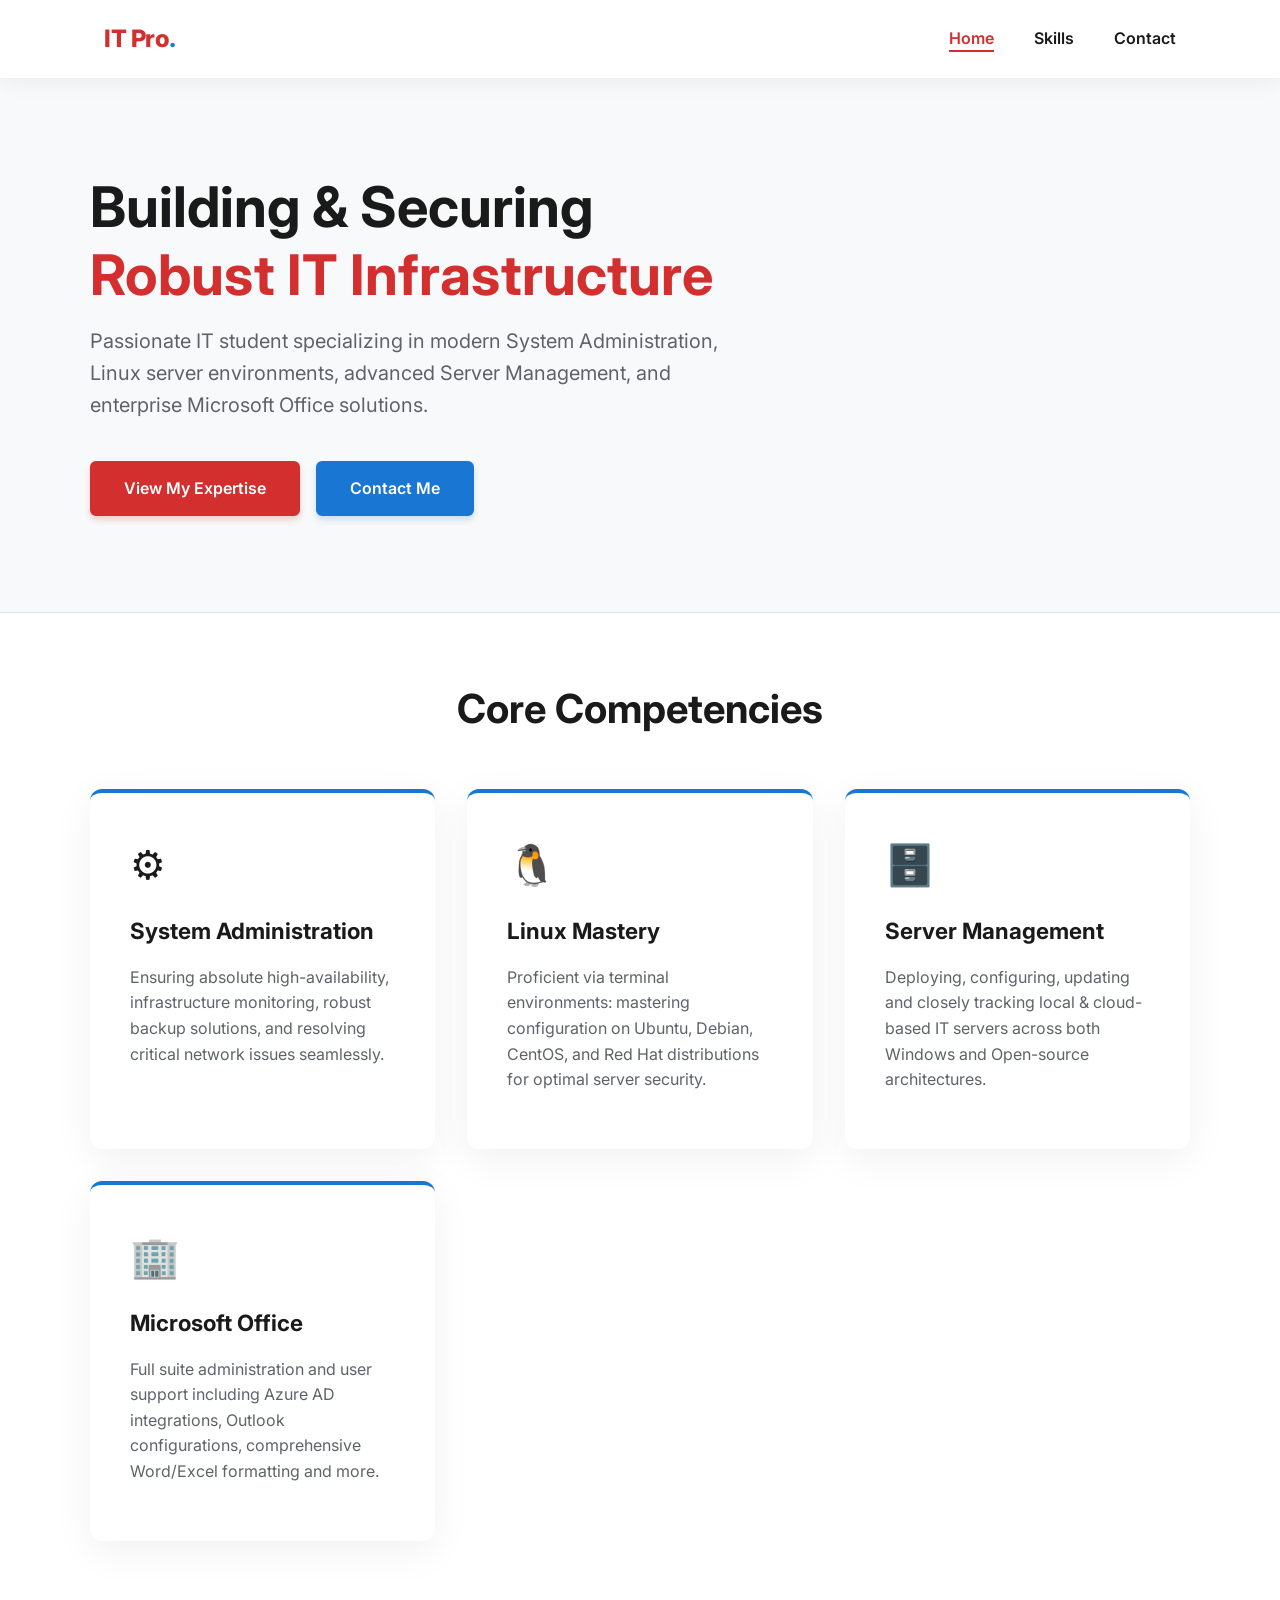
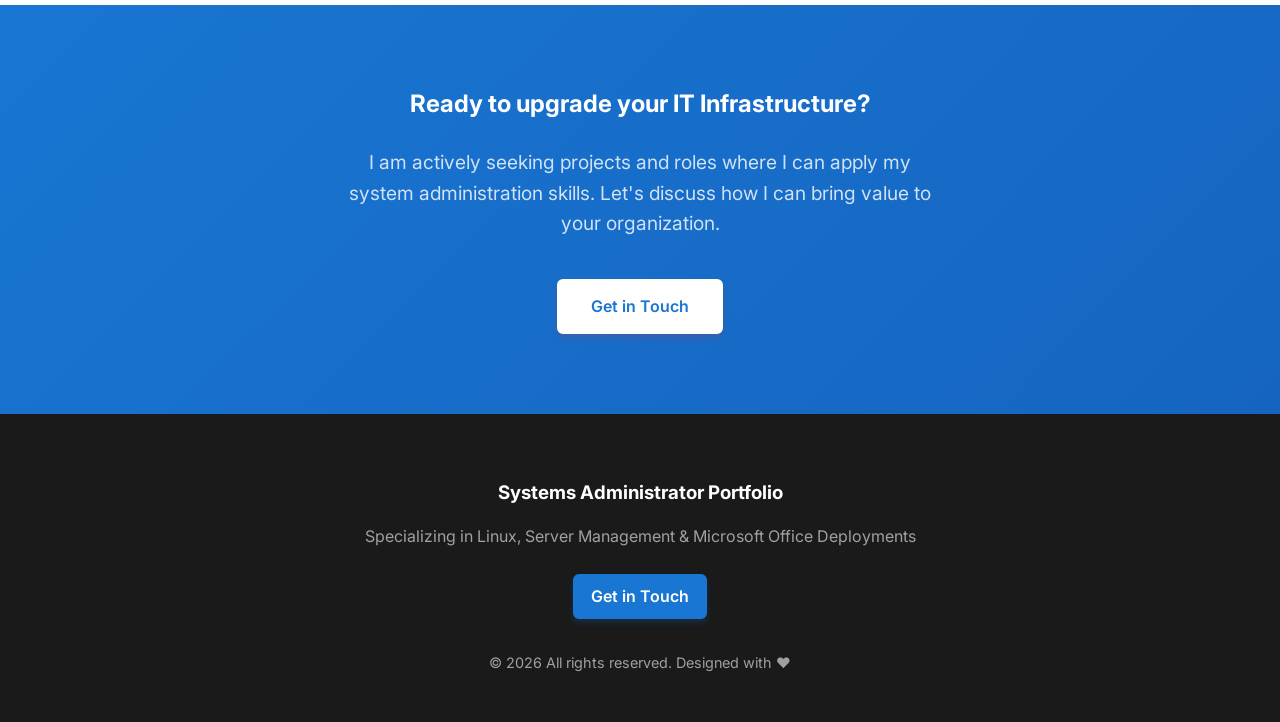
<file: index.html>
<!DOCTYPE html>
<html lang="en">
<head>
    <meta charset="UTF-8">
    <meta name="viewport" content="width=device-width, initial-scale=1.0">
    <title>IT Portfolio | System Administration & Server Management</title>
    <meta name="description" content="Portfolio of an IT Student specializing in System Administration, Linux, Server Management, and Microsoft Office.">
    
    <!-- Google Fonts -->
    <link rel="preconnect" href="https://fonts.googleapis.com">
    <link rel="preconnect" href="https://fonts.gstatic.com" crossorigin>
    <link href="https://fonts.googleapis.com/css2?family=Inter:wght@400;500;600;700;800&display=swap" rel="stylesheet">
    
    <!-- Custom CSS -->
    <link rel="stylesheet" href="styles/style.css">
</head>
<body>
    
    <!-- Dynamically injected Navbar -->
    <custom-header></custom-header>

    <main>
        <!-- Hero Section -->
        <section class="hero-section" style="background-color: var(--bg-light); padding: 6rem 0; border-bottom: 1px solid #E0E0E0;">
            <div class="container" style="padding: 0;">
                <h1 style="font-size: 3.5rem; margin-bottom: 1rem; color: var(--text-black); line-height: 1.2;">
                    Building & Securing<br />
                    <span style="color: var(--primary-red);">Robust IT Infrastructure</span>
                </h1>
                <p style="font-size: 1.25rem; max-width: 650px; margin-bottom: 2.5rem;">
                    Passionate IT student specializing in modern System Administration,
                    Linux server environments, advanced Server Management, and enterprise Microsoft Office solutions.
                </p>
                <div class="hero-buttons" style="display: flex; gap: 1rem;">
                    <a href="skills.html" class="btn">View My Expertise</a>
                    <a href="contact.html" class="btn btn-blue">Contact Me</a>
                </div>
            </div>
        </section>

        <!-- Brief Features Overview -->
        <section class="features-section container">
            <h2 style="text-align: center; margin-bottom: 3rem; font-size: 2.5rem; color: var(--text-black);">Core Competencies</h2>
            <div style="display: grid; grid-template-columns: repeat(auto-fit, minmax(300px, 1fr)); gap: 2rem;">
                <div class="card">
                    <div style="font-size: 2.5rem; margin-bottom: 1rem;">⚙️</div>
                    <h3 style="color: var(--text-black);">System Administration</h3>
                    <p>Ensuring absolute high-availability, infrastructure monitoring, robust backup solutions, and resolving critical network issues seamlessly.</p>
                </div>
                <div class="card">
                    <div style="font-size: 2.5rem; margin-bottom: 1rem;">🐧</div>
                    <h3 style="color: var(--text-black);">Linux Mastery</h3>
                    <p>Proficient via terminal environments: mastering configuration on Ubuntu, Debian, CentOS, and Red Hat distributions for optimal server security.</p>
                </div>
                <div class="card">
                    <div style="font-size: 2.5rem; margin-bottom: 1rem;">🗄️</div>
                    <h3 style="color: var(--text-black);">Server Management</h3>
                    <p>Deploying, configuring, updating and closely tracking local & cloud-based IT servers across both Windows and Open-source architectures.</p>
                </div>
                <div class="card">
                    <div style="font-size: 2.5rem; margin-bottom: 1rem;">🏢</div>
                    <h3 style="color: var(--text-black);">Microsoft Office</h3>
                    <p>Full suite administration and user support including Azure AD integrations, Outlook configurations, comprehensive Word/Excel formatting and more.</p>
                </div>
            </div>
        </section>
        
        <!-- Call to Action -->
        <section style="background: linear-gradient(135deg, var(--primary-blue), #1565C0); padding: 5rem 0; text-align: center; color: white;">
            <div class="container" style="padding: 0;">
                <h2 style="color: var(--bg-white); margin-bottom: 1.5rem;">Ready to upgrade your IT Infrastructure?</h2>
                <p style="color: rgba(255,255,255,0.8); font-size: 1.2rem; max-width: 600px; margin: 0 auto 2.5rem auto;">
                    I am actively seeking projects and roles where I can apply my system administration skills. Let's discuss how I can bring value to your organization.
                </p>
                <a href="contact.html" class="btn" style="background-color: var(--bg-white); color: var(--primary-blue); border-color: var(--bg-white);">Get in Touch</a>
            </div>
        </section>
    </main>

    <!-- Dynamically injected Footer -->
    <custom-footer></custom-footer>

    <!-- Web Components Logic -->
    <script src="js/components.js"></script>
</body>
</html>
</file>
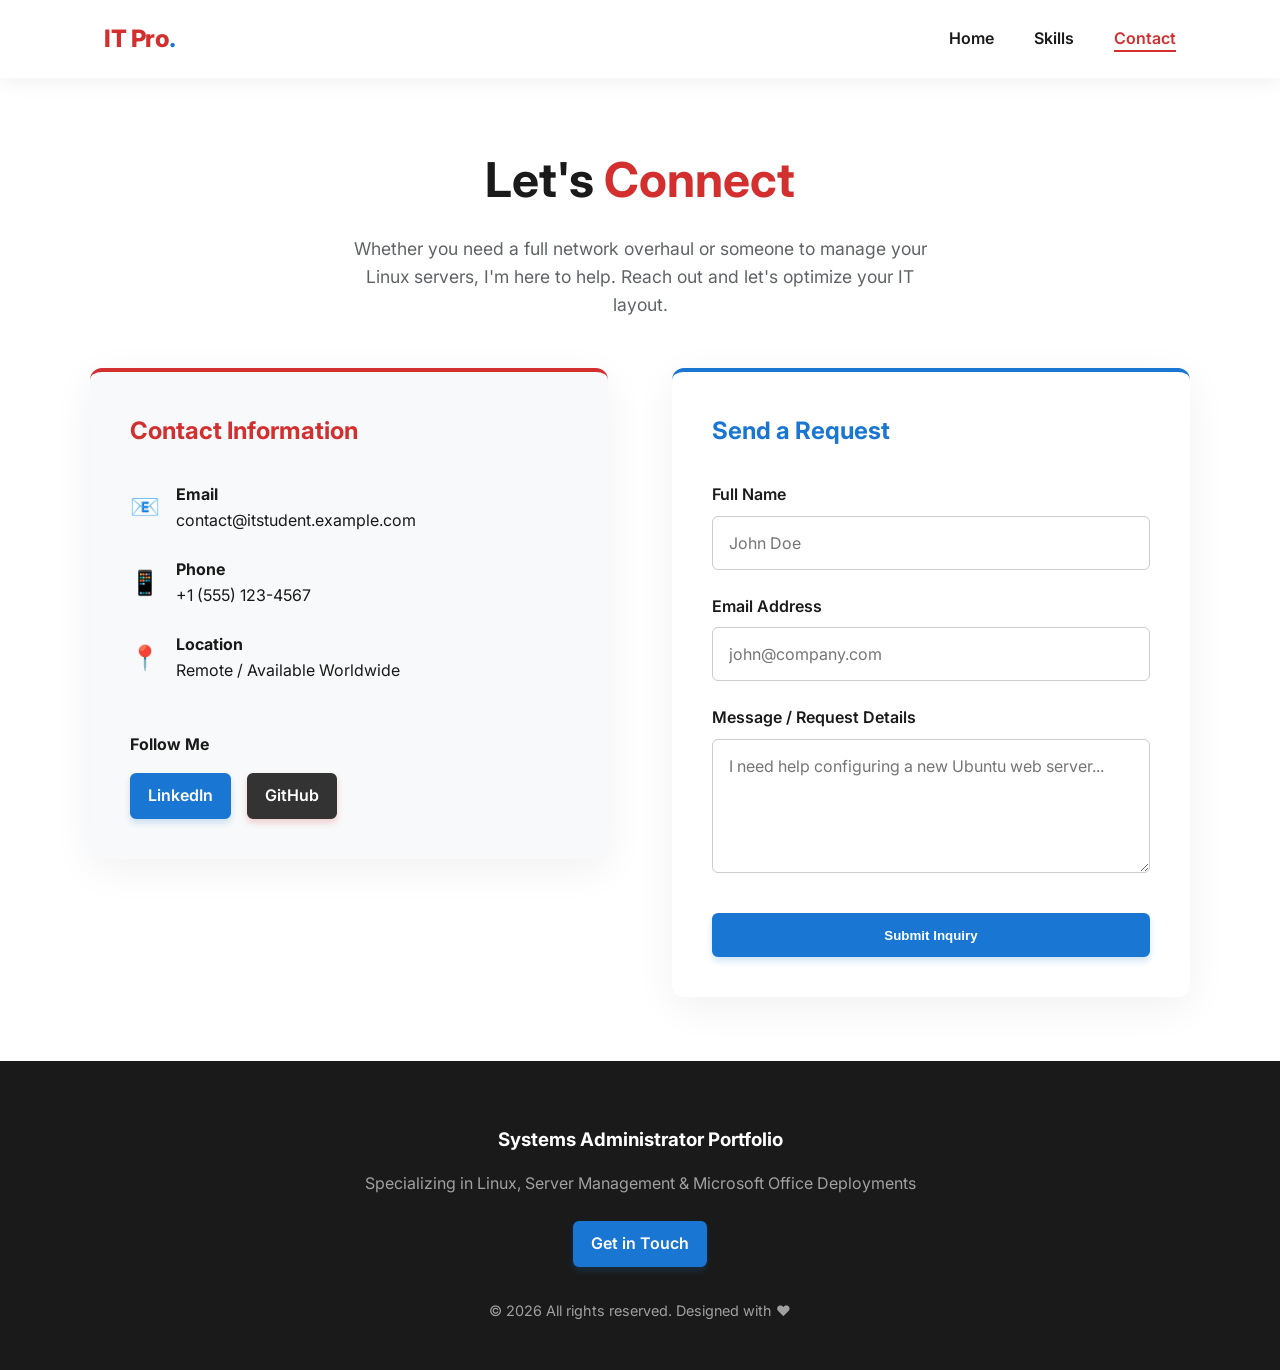
<file: contact.html>
<!DOCTYPE html>
<html lang="en">
<head>
    <meta charset="UTF-8">
    <meta name="viewport" content="width=device-width, initial-scale=1.0">
    <title>Contact | IT Portfolio</title>
    <meta name="description" content="Get in touch for infrastructure, server management, and system administration services.">
    <link rel="preconnect" href="https://fonts.googleapis.com">
    <link rel="preconnect" href="https://fonts.gstatic.com" crossorigin>
    <link href="https://fonts.googleapis.com/css2?family=Inter:wght@400;500;600;700;800&display=swap" rel="stylesheet">
    <link rel="stylesheet" href="styles/style.css">
    <style>
        .contact-form {
            display: flex;
            flex-direction: column;
            gap: 1.5rem;
        }
        .form-group {
            display: flex;
            flex-direction: column;
            gap: 0.5rem;
        }
        .form-group label {
            font-weight: 600;
        }
        .form-group input, .form-group textarea {
            padding: 1rem;
            border: 1px solid #CCC;
            border-radius: 6px;
            font-family: inherit;
            font-size: 1rem;
            transition: border-color 0.3s ease;
        }
        .form-group input:focus, .form-group textarea:focus {
            outline: none;
            border-color: var(--primary-blue);
        }
    </style>
</head>
<body>
    <custom-header></custom-header>
    
    <main class="container">
        <h1 style="font-size: 3rem; text-align: center; margin-bottom: 1rem; color: var(--text-black);">
            Let's <span style="color: var(--primary-red);">Connect</span>
        </h1>
        <p style="text-align: center; max-width: 600px; margin: 0 auto 3rem auto; font-size: 1.1rem;">
            Whether you need a full network overhaul or someone to manage your Linux servers, I'm here to help. Reach out and let's optimize your IT layout.
        </p>
        
        <div style="display: grid; grid-template-columns: repeat(auto-fit, minmax(320px, 1fr)); gap: 4rem; align-items: start;">
            
            <!-- Contact Info -->
            <div class="card" style="background-color: var(--bg-light); border-top: 4px solid var(--primary-red);">
                <h2 style="margin-bottom: 2rem; color: var(--primary-red);">Contact Information</h2>
                <div style="margin-bottom: 1.5rem; display: flex; align-items: center; gap: 1rem;">
                    <div style="font-size: 1.5rem;">📧</div>
                    <div>
                        <strong style="display: block;">Email</strong>
                        <a href="mailto:contact@itstudent.example.com" style="color: var(--text-black);">contact@itstudent.example.com</a>
                    </div>
                </div>
                <div style="margin-bottom: 1.5rem; display: flex; align-items: center; gap: 1rem;">
                    <div style="font-size: 1.5rem;">📱</div>
                    <div>
                        <strong style="display: block;">Phone</strong>
                        <span style="color: var(--text-black);">+1 (555) 123-4567</span>
                    </div>
                </div>
                <div style="margin-bottom: 1.5rem; display: flex; align-items: center; gap: 1rem;">
                    <div style="font-size: 1.5rem;">📍</div>
                    <div>
                        <strong style="display: block;">Location</strong>
                        <span style="color: var(--text-black);">Remote / Available Worldwide</span>
                    </div>
                </div>
                <div style="margin-top: 3rem;">
                    <strong style="display: block; margin-bottom: 1rem;">Follow Me</strong>
                    <div style="display: flex; gap: 1rem;">
                        <a href="#" class="btn btn-blue" style="padding: 0.5rem 1rem;">LinkedIn</a>
                        <a href="#" class="btn" style="padding: 0.5rem 1rem; background-color: #333; border-color: #333;">GitHub</a>
                    </div>
                </div>
            </div>

            <!-- Contact Form -->
            <div class="card">
                <h2 style="margin-bottom: 2rem;">Send a Request</h2>
                <!-- Fake form endpoint since it's a static site -->
                <form class="contact-form" action="#" onsubmit="event.preventDefault(); alert('Message feature ready to integrate with form endpoints!');">
                    <div class="form-group">
                        <label for="name">Full Name</label>
                        <input type="text" id="name" name="name" required placeholder="John Doe">
                    </div>
                    <div class="form-group">
                        <label for="email">Email Address</label>
                        <input type="email" id="email" name="email" required placeholder="john@company.com">
                    </div>
                    <div class="form-group">
                        <label for="message">Message / Request Details</label>
                        <textarea id="message" name="message" rows="5" required placeholder="I need help configuring a new Ubuntu web server..."></textarea>
                    </div>
                    <button type="submit" class="btn btn-blue" style="margin-top: 1rem; width: 100%;">Submit Inquiry</button>
                </form>
            </div>
            
        </div>
    </main>

    <custom-footer></custom-footer>
    <script src="js/components.js"></script>
</body>
</html>
</file>
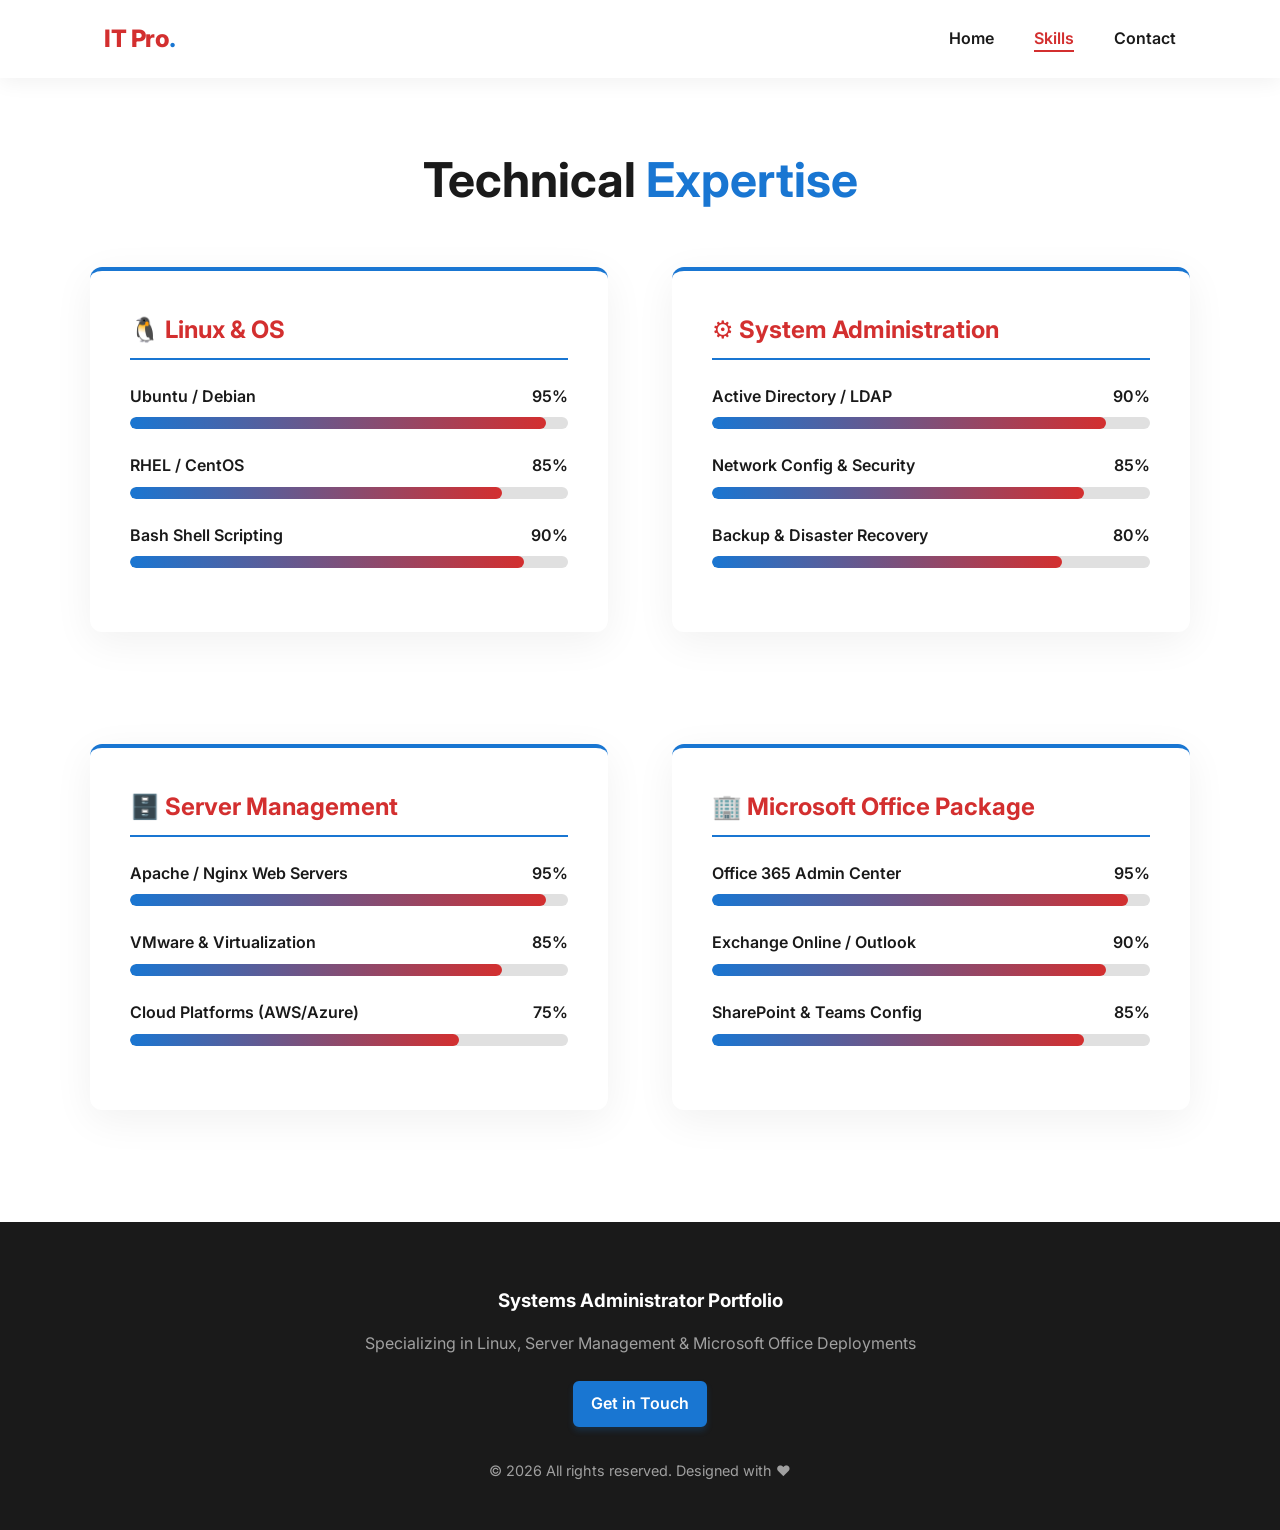
<file: skills.html>
<!DOCTYPE html>
<html lang="en">
<head>
    <meta charset="UTF-8">
    <meta name="viewport" content="width=device-width, initial-scale=1.0">
    <title>Skills & Experience | IT Portfolio</title>
    <meta name="description" content="Technical skills including Linux, Server Management, System Administration, and Microsoft Office.">
    <link rel="preconnect" href="https://fonts.googleapis.com">
    <link rel="preconnect" href="https://fonts.gstatic.com" crossorigin>
    <link href="https://fonts.googleapis.com/css2?family=Inter:wght@400;500;600;700;800&display=swap" rel="stylesheet">
    <link rel="stylesheet" href="styles/style.css">
    <style>
        .skill-group { margin-bottom: 3rem; }
        .skill-group h2 { color: var(--primary-red); border-bottom: 2px solid var(--primary-blue); padding-bottom: 0.5rem; margin-bottom: 1.5rem; }
        .skill-bar { background: #E0E0E0; border-radius: 8px; overflow: hidden; height: 12px; margin-top: 0.5rem; }
        .skill-level { background: linear-gradient(90deg, var(--primary-blue), var(--primary-red)); height: 100%; border-radius: 8px; }
        .skill-item { margin-bottom: 1.5rem; }
    </style>
</head>
<body>
    <custom-header></custom-header>
    
    <main class="container">
        <h1 style="font-size: 3rem; text-align: center; margin-bottom: 3rem; color: var(--text-black);">
            Technical <span style="color: var(--primary-blue);">Expertise</span>
        </h1>
        
        <div style="display: grid; grid-template-columns: repeat(auto-fit, minmax(400px, 1fr)); gap: 4rem;">
            
            <section class="skill-group card">
                <h2>🐧 Linux & OS</h2>
                <div class="skill-item">
                    <div style="display: flex; justify-content: space-between; font-weight: 600;"><span>Ubuntu / Debian</span><span>95%</span></div>
                    <div class="skill-bar"><div class="skill-level" style="width: 95%;"></div></div>
                </div>
                <div class="skill-item">
                    <div style="display: flex; justify-content: space-between; font-weight: 600;"><span>RHEL / CentOS</span><span>85%</span></div>
                    <div class="skill-bar"><div class="skill-level" style="width: 85%;"></div></div>
                </div>
                <div class="skill-item">
                    <div style="display: flex; justify-content: space-between; font-weight: 600;"><span>Bash Shell Scripting</span><span>90%</span></div>
                    <div class="skill-bar"><div class="skill-level" style="width: 90%;"></div></div>
                </div>
            </section>
            
            <section class="skill-group card">
                <h2>⚙️ System Administration</h2>
                <div class="skill-item">
                    <div style="display: flex; justify-content: space-between; font-weight: 600;"><span>Active Directory / LDAP</span><span>90%</span></div>
                    <div class="skill-bar"><div class="skill-level" style="width: 90%;"></div></div>
                </div>
                <div class="skill-item">
                    <div style="display: flex; justify-content: space-between; font-weight: 600;"><span>Network Config & Security</span><span>85%</span></div>
                    <div class="skill-bar"><div class="skill-level" style="width: 85%;"></div></div>
                </div>
                <div class="skill-item">
                    <div style="display: flex; justify-content: space-between; font-weight: 600;"><span>Backup & Disaster Recovery</span><span>80%</span></div>
                    <div class="skill-bar"><div class="skill-level" style="width: 80%;"></div></div>
                </div>
            </section>

            <section class="skill-group card">
                <h2>🗄️ Server Management</h2>
                <div class="skill-item">
                    <div style="display: flex; justify-content: space-between; font-weight: 600;"><span>Apache / Nginx Web Servers</span><span>95%</span></div>
                    <div class="skill-bar"><div class="skill-level" style="width: 95%;"></div></div>
                </div>
                <div class="skill-item">
                    <div style="display: flex; justify-content: space-between; font-weight: 600;"><span>VMware & Virtualization</span><span>85%</span></div>
                    <div class="skill-bar"><div class="skill-level" style="width: 85%;"></div></div>
                </div>
                <div class="skill-item">
                    <div style="display: flex; justify-content: space-between; font-weight: 600;"><span>Cloud Platforms (AWS/Azure)</span><span>75%</span></div>
                    <div class="skill-bar"><div class="skill-level" style="width: 75%;"></div></div>
                </div>
            </section>
            
            <section class="skill-group card">
                <h2>🏢 Microsoft Office Package</h2>
                <div class="skill-item">
                    <div style="display: flex; justify-content: space-between; font-weight: 600;"><span>Office 365 Admin Center</span><span>95%</span></div>
                    <div class="skill-bar"><div class="skill-level" style="width: 95%;"></div></div>
                </div>
                <div class="skill-item">
                    <div style="display: flex; justify-content: space-between; font-weight: 600;"><span>Exchange Online / Outlook</span><span>90%</span></div>
                    <div class="skill-bar"><div class="skill-level" style="width: 90%;"></div></div>
                </div>
                <div class="skill-item">
                    <div style="display: flex; justify-content: space-between; font-weight: 600;"><span>SharePoint & Teams Config</span><span>85%</span></div>
                    <div class="skill-bar"><div class="skill-level" style="width: 85%;"></div></div>
                </div>
            </section>
        </div>
    </main>

    <custom-footer></custom-footer>
    <script src="js/components.js"></script>
</body>
</html>
</file>
<file: styles/style.css>
/* Custom CSS properties */
:root {
  --primary-red: #D32F2F;   /* Primary Color */
  --primary-blue: #1976D2;  /* Secondary/Accent */
  --bg-white: #FFFFFF;
  --bg-light: #F8F9FA;
  --text-black: #1A1A1A;
  --text-light: #5F6368;
  
  --font-main: 'Inter', system-ui, -apple-system, sans-serif;
}

* {
  box-sizing: border-box;
  margin: 0;
  padding: 0;
}

html {
  scroll-behavior: smooth;
}

body {
  font-family: var(--font-main);
  background-color: var(--bg-white);
  color: var(--text-black);
  line-height: 1.6;
  display: flex;
  flex-direction: column;
  min-height: 100vh;
}

main {
  flex: 1;
}

/* Typography */
h1, h2, h3, h4 { margin-bottom: 1rem; font-weight: 700; color: var(--primary-blue); }
p { margin-bottom: 1rem; color: var(--text-light); }
a { text-decoration: none; color: var(--primary-blue); transition: color 0.3s ease; }
a:hover { color: var(--primary-red); }

/* Layout & Containers */
.container {
  width: 90%;
  max-width: 1100px;
  margin: 0 auto;
  padding: 4rem 0;
}

/* Navbar injected via JS */
header {
  background-color: var(--bg-white);
  box-shadow: 0 4px 20px rgba(0,0,0,0.06);
  position: sticky;
  top: 0;
  z-index: 1000;
}

.navbar {
  display: flex;
  justify-content: space-between;
  align-items: center;
  padding: 1.25rem 5%;
  max-width: 1200px;
  margin: 0 auto;
}

.nav-brand {
  font-size: 1.5rem;
  font-weight: 800;
  color: var(--primary-red);
  letter-spacing: -0.5px;
}

.nav-links {
  display: flex;
  gap: 2.5rem;
  list-style: none;
}

.nav-links a {
  font-weight: 600;
  color: var(--text-black);
  position: relative;
}

.nav-links a::after {
  content: '';
  position: absolute;
  width: 0; 
  height: 2px;
  display: block;
  background: var(--primary-red);
  transition: width 0.3s ease-in-out;
  bottom: -4px;
}

.nav-links a:hover::after {
  width: 100%;
}

.nav-links a.active {
  color: var(--primary-red);
}

.nav-links a.active::after {
  width: 100%;
}

/* Buttons */
.btn {
  display: inline-block;
  padding: 0.8rem 2rem;
  background-color: var(--primary-red);
  color: var(--bg-white);
  font-weight: 600;
  border-radius: 6px;
  border: 2px solid var(--primary-red);
  transition: all 0.3s ease;
  cursor: pointer;
  box-shadow: 0 4px 6px rgba(211, 47, 47, 0.2);
}

.btn:hover {
  background-color: transparent;
  color: var(--primary-red);
  box-shadow: none;
}

.btn-blue {
  background-color: var(--primary-blue);
  border-color: var(--primary-blue);
  box-shadow: 0 4px 6px rgba(25, 118, 210, 0.2);
}
.btn-blue:hover {
  background-color: transparent;
  color: var(--primary-blue);
  box-shadow: none;
}

/* Cards */
.card {
  background: var(--bg-white);
  border-radius: 12px;
  padding: 2.5rem;
  box-shadow: 0 10px 40px rgba(0,0,0,0.06);
  transition: transform 0.4s cubic-bezier(0.175, 0.885, 0.32, 1.275), box-shadow 0.4s ease;
  border-top: 4px solid var(--primary-blue);
  position: relative;
  overflow: hidden;
}

.card::before {
  content: '';
  position: absolute;
  top: 0; left: 0; right: 0; bottom: 0;
  background: linear-gradient(135deg, rgba(25, 118, 210, 0.05), transparent);
  opacity: 0;
  transition: opacity 0.4s ease;
}

.card:hover {
  transform: translateY(-8px);
  box-shadow: 0 20px 50px rgba(0,0,0,0.12);
}

.card:hover::before {
  opacity: 1;
}

.card h3 {
  font-size: 1.4rem;
  margin-bottom: 1rem;
  position: relative;
}

.card p {
  position: relative;
  z-index: 1;
}

/* Footer injected via JS */
footer {
  background-color: var(--text-black);
  color: var(--bg-white);
  padding: 4rem 5% 2rem;
  text-align: center;
  margin-top: auto;
}

footer h3 {
  color: var(--bg-white);
}

footer p {
  color: #A0A0A0;
}

footer a {
  color: var(--primary-red);
}

.footer-content {
  max-width: 600px;
  margin: 0 auto;
}

/* Responsive */
.mobile-menu-btn {
  display: none;
  font-size: 1.8rem;
  background: none;
  border: none;
  cursor: pointer;
  color: var(--text-black);
}

@media (max-width: 768px) {
  .nav-links {
    display: none;
    flex-direction: column;
    position: absolute;
    top: 70px;
    left: 0;
    width: 100%;
    background: var(--bg-white);
    padding: 1.5rem;
    box-shadow: 0 10px 15px rgba(0,0,0,0.05);
    text-align: center;
    gap: 1.5rem;
  }
  
  .nav-links.active {
    display: flex;
    animation: slideDown 0.3s ease forwards;
  }
  
  .mobile-menu-btn {
    display: block;
  }
  
  .hero-content h1 {
    font-size: 2.2rem !important;
  }
}

@keyframes slideDown {
  from { opacity: 0; transform: translateY(-10px); }
  to { opacity: 1; transform: translateY(0); }
}
</file>
